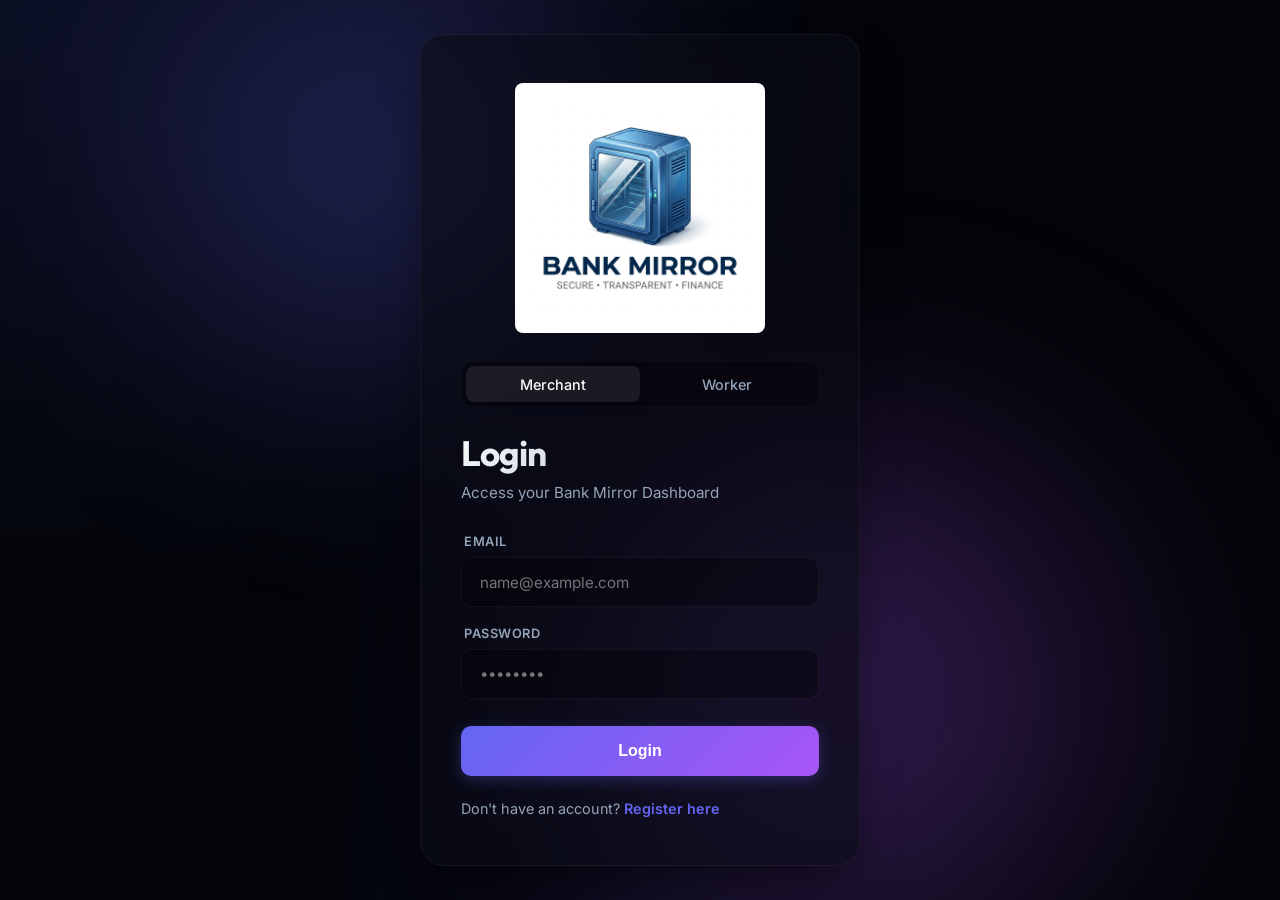
<file: www/index.html>
<!DOCTYPE html>
<html lang="en">

<head>
    <meta charset="UTF-8">
    <meta name="viewport" content="width=device-width, initial-scale=1.0">
    <meta name="google-site-verification" content="2GZ1g37cQ-zHIhlPi-VwrxfqYhiTeDn7D9DZ_bywd_c" />
    <meta name="description"
        content="Bank Mirror Hub is an advanced merchant portal for monitoring transactions, detecting fake bank alerts, and managing staff operations securely.">
    <meta name="keywords"
        content="Bank Mirror, Fake Alert Detection, Merchant Portal, Transaction Monitoring, Secure Payments">
    <meta name="robots" content="index, follow">
    <title>Bank Mirror Hub - Merchant Portal</title>
    <link rel="preconnect" href="https://fonts.googleapis.com">
    <link rel="preconnect" href="https://fonts.gstatic.com" crossorigin>
    <link
        href="https://fonts.googleapis.com/css2?family=Inter:wght@300;400;500;600&family=Outfit:wght@400;600;700&display=swap"
        rel="stylesheet">
    <link rel="stylesheet" href="style.css?v=3">
    <meta name="google-site-verification" content="2GZ1g37cQ-zHIhlPi-VwrxfqYhiTeDn7D9DZ_bywd_c" />
</head>

<body>
    <div class="background-blobs">
        <div class="blob blob-1"></div>
        <div class="blob blob-2"></div>
    </div>

    <!-- Auth Container -->
    <div id="auth-view" class="auth-container">
        <div class="auth-card">
            <div style="text-align: center; margin-bottom: 1.5rem;">
                <img src="logo.png" alt="Bank Mirror Logo" style="width: 100%; max-width: 250px; height: auto; border-radius: 8px;">
            </div>
            <div class="role-selector">
                <button type="button" class="role-btn active" id="role-merchant"
                    onclick="setRole('merchant')">Merchant</button>
                <button type="button" class="role-btn" id="role-worker" onclick="setRole('worker')">Worker</button>
            </div>

            <h2 id="auth-title">Login</h2>
            <p id="auth-subtitle">Access your Bank Mirror Dashboard</p>

            <form id="auth-form" class="auth-form" onsubmit="handleAuth(event)">
                <div class="input-group">
                    <label for="email" id="email-label">Email</label>
                    <input type="text" id="email" required placeholder="name@example.com">
                </div>

                <div class="input-group">
                    <label for="password">Password</label>
                    <input type="password" id="password" required placeholder="••••••••">
                </div>

                <div id="register-fields" class="hidden" style="display: flex; flex-direction: column; gap: 1.2rem;">
                    <div class="input-group">
                        <label for="bank_name">Bank Name</label>
                        <input type="text" id="bank_name" placeholder="e.g. OPay">
                    </div>
                    <div class="input-group">
                        <label for="bank_account">Account Number</label>
                        <input type="text" id="bank_account" placeholder="e.g. 7035141339">
                    </div>
                </div>

                <button type="submit" class="auth-btn" id="submit-btn">Login</button>
            </form>

            <div class="auth-switch" id="auth-switch-container">
                <span id="switch-text">Don't have an account?</span>
                <a onclick="toggleAuthMode()" id="switch-link">Register here</a>
            </div>
            <p id="auth-error" style="color: #ef4444; font-size: 0.85rem; margin-top: 1rem; display: none;"></p>
        </div>
    </div>

    <!-- Dashboard Container -->
    <div id="dashboard-view" class="container hidden">
        
        <!-- Top Navigation -->
        <nav class="dashboard-nav glass">
            <div class="nav-brand">
                <h2 id="dashboard-title">Merchant Dashboard</h2>
                <div class="connection-status">
                    <span class="status-dot"></span>
                    <span>Live Listener Active</span>
                </div>
            </div>
            <button onclick="logout()" class="logout-btn">Logout</button>
        </nav>

        <!-- Profile Details Banner -->
        <div class="profile-banner glass">
            <div class="profile-item">
                <span class="profile-label">Welcome</span>
                <span id="merchant-name" class="profile-value">MERCHANT</span>
            </div>
            <div class="profile-item" id="merchant-email-container">
                <span class="profile-label" id="merchant-email-label">Email</span>
                <span id="merchant-email-display" class="profile-value">--</span>
            </div>
            <div class="profile-item" id="merchant-bank-container" style="display: none;">
                <span class="profile-label" id="merchant-bank-label">Bank</span>
                <span id="display-bank" class="profile-value">--</span>
            </div>
            <div class="profile-item" id="merchant-account-container" style="display: none;">
                <span class="profile-label" id="merchant-account-label">Account Number</span>
                <span id="display-account" class="profile-value">--</span>
            </div>
            <div class="profile-item" id="merchant-inflow-email-container" style="display: none;">
                <span class="profile-label">Dedicated Forwarding Email</span>
                <span class="profile-value" style="color: var(--accent-1); font-weight: 700;"><span id="merchant-inflow-email-display">--</span></span>
            </div>
            <div class="profile-item">
                <span class="profile-label" id="merchant-id-label">Merchant ID</span>
                <span class="profile-value">#<span id="merchant-id-display">--</span></span>
            </div>
        </div>

        <!-- Dashboard Main Grid -->
        <div class="dashboard-grid">
            
            <!-- Left Panel (Controls & Stats) -->
            <div class="left-panel">
                
                <div id="sensitive-merchant-data" class="merchant-grid-wrapper">
                    
                    <!-- Alerts Remaining Card -->
                    <div class="panel-card glass balance-section">
                        <div class="card-icon-header">
                            <span class="glow-icon">💳</span>
                        </div>
                        <p class="card-subtitle">Alerts Remaining</p>
                        <h1 id="credits" class="gradient-text">--</h1>
                    </div>

                    <!-- Top Up Card -->
                    <div class="panel-card glass deposit-box">
                        <div class="card-title-row">
                            <span class="card-icon">⚡</span>
                            <h3>Top Up Alerts via Monnify</h3>
                        </div>
                        <p class="instruction-subtitle">₦1,000 for 100 Alerts (10 NGN/Alert)</p>
                        <div class="topup-input-wrapper">
                            <input type="number" id="topup-amount" placeholder="Amount (min 1000)" min="1000" max="20000">
                            <button onclick="initiateSubscription()" class="auth-btn" id="pay-btn">Pay Now</button>
                        </div>
                        <p id="topup-error" style="color: #f43f5e; font-size: 0.8rem; margin-top: 0.5rem; display: none;"></p>
                    </div>

                    <!-- Redeem Alerts with $BMIRROR Coins (Web3 Engine) -->
                    <div class="panel-card glass web3-coin-box">
                        <div class="card-title-row">
                            <span class="card-icon crypto-glow">🪙</span>
                            <div class="title-with-badge">
                                <h3>Redeem Alerts with $BMIRROR Coins</h3>
                                <span class="crypto-chip">Web3 Engine</span>
                            </div>
                        </div>

                        <!-- Live Stats -->
                        <div class="coin-stats-grid">
                            <div class="coin-stat-tile">
                                <span class="coin-stat-label">Available Coins</span>
                                <div class="coin-stat-value-row">
                                    <span id="coin-balance" class="coin-stat-num gold-text">0.00</span>
                                    <span class="token-symbol">$BMIRROR</span>
                                </div>
                            </div>
                            <div class="coin-stat-tile">
                                <span class="coin-stat-label">Current Points</span>
                                <div class="coin-stat-value-row">
                                    <span id="loyalty-points" class="coin-stat-num cyan-text">0</span>
                                    <span class="token-symbol">PTS</span>
                                </div>
                            </div>
                        </div>

                        <!-- Info Pill -->
                        <p class="crypto-hint">
                            <span class="pulse-dot"></span> Earn <strong>+10 PTS</strong> per verified alert. <strong>1,000 PTS = 10 $BMIRROR</strong>.
                        </p>

                        <!-- Action Buttons -->
                        <div class="coin-actions-wrapper">
                            <button id="buyWithCoinBtn" class="auth-btn coin-primary-btn" onclick="buyAlertsWithCoin()">
                                <span>⚡ Buy 100 Alerts (10 Coins)</span>
                            </button>
                            <button id="convertPointsBtn" class="coin-secondary-btn" onclick="convertPointsToCoins()">
                                <span>🔄 Convert 1,000 Points → 10 Coins</span>
                            </button>
                        </div>

                        <!-- Web3 Wallet Dropdown / Section -->
                        <div class="web3-wallet-accordion">
                            <div class="wallet-accordion-header" onclick="toggleWalletSection()">
                                <span>🔗 Web3 Wallet & On-Chain Tools</span>
                                <span id="wallet-accordion-arrow">▼</span>
                            </div>
                            <div id="wallet-accordion-body" class="wallet-accordion-content hidden">
                                <div class="wallet-input-group">
                                    <label for="web3-wallet-input">Polygon EVM Wallet (0x...)</label>
                                    <input type="text" id="web3-wallet-input" placeholder="0x71C...B29">
                                    <div class="wallet-btns-row">
                                        <button class="wallet-sub-btn" onclick="saveWeb3Wallet()">Save Wallet</button>
                                        <button class="wallet-sub-btn withdraw-btn" onclick="withdrawCoinsPrompt()">Withdraw to Wallet</button>
                                    </div>
                                </div>
                            </div>
                        </div>

                        <!-- Status Toast Message -->
                        <div id="coin-action-toast" class="coin-toast hidden"></div>
                    </div>

                    <!-- Security & Workers Card -->
                    <div class="panel-card glass worker-stats">
                        <div class="card-title-row">
                            <span class="card-icon">👥</span>
                            <h3>Security & Staff</h3>
                        </div>
                        <div class="worker-stat-row">
                            <p>Total Workers Registered</p>
                            <span class="worker-stat-value" id="total-workers-count">0</span>
                        </div>
                        <div class="worker-stat-row">
                            <p>Active Workers (Last 24h)</p>
                            <span class="worker-stat-value" id="active-workers-count">0</span>
                        </div>
                        <button class="add-worker-btn" onclick="openWorkerModal()">+ Add New Worker</button>
                    </div>

                </div>
            </div>

            <!-- Right Panel (Live Transactions) -->
            <div class="right-panel">
                <div class="panel-card glass transactions-section">
                    <div class="table-header-row">
                        <div class="feed-title-wrapper">
                            <span class="live-pulse"></span>
                            <h3>Live Transactions Feed</h3>
                        </div>
                    </div>
                    <div class="table-container">
                        <table id="transactions-table">
                            <thead>
                                <tr>
                                    <th>Time</th>
                                    <th>Amount</th>
                                    <th>Status / Verification Reason</th>
                                </tr>
                            </thead>
                            <tbody id="transactions-body">
                                <tr>
                                    <td colspan="3" style="text-align: center; color: var(--text-muted); padding: 2rem;">Loading live feed...</td>
                                </tr>
                            </tbody>
                        </table>
                    </div>
                </div>
            </div>

        </div>

    </div>

    <!-- Add Worker Modal -->
    <div id="worker-modal" class="modal-overlay hidden">
        <div class="modal-content">
            <h3>Add New Worker</h3>
            <div class="input-group" style="margin-bottom: 1rem;">
                <label>Worker Username</label>
                <input type="text" id="new-worker-username" placeholder="e.g. cashier_1">
            </div>
            <div class="input-group">
                <label>Worker Password</label>
                <input type="password" id="new-worker-password" placeholder="••••••••">
            </div>
            <p id="worker-modal-error" style="color: #ef4444; font-size: 0.8rem; margin-top: 0.5rem; display: none;">
            </p>
            <div class="modal-actions">
                <button class="btn-cancel" onclick="closeWorkerModal()">Cancel</button>
                <button class="auth-btn" style="margin:0; padding: 0.5rem 1rem;"
                    onclick="createWorker()">Create</button>
            </div>
        </div>
    </div>

    <script>
        // Use relative path on web/Render; fallback to live Render backend if running inside native mobile app (Capacitor/Cordova)
        const isNativeMobile = window.location.protocol === 'capacitor:' || 
                               window.location.protocol === 'file:' || 
                               (window.location.hostname === 'localhost' && window.location.port === "");
        window.API_BASE_URL = isNativeMobile ? "https://bank-mirror-backend-1.onrender.com" : "";

        let isRegisterMode = false;
        let selectedRole = 'merchant';
        let lastCreditCount = null;
        let fetchInterval = null;

        // Check if already logged in
        window.onload = () => {
            const storedId = localStorage.getItem("merchant_id");
            const role = localStorage.getItem("user_role");
            if (storedId) {
                showDashboard(storedId, role);
            }
        };

        function setRole(role) {
            selectedRole = role;
            document.getElementById('role-merchant').classList.toggle('active', role === 'merchant');
            document.getElementById('role-worker').classList.toggle('active', role === 'worker');

            // Adjust UI based on role
            if (role === 'worker') {
                isRegisterMode = false;
                document.getElementById('auth-switch-container').style.display = 'none';
                document.getElementById('email-label').innerText = 'Worker Username';
                document.getElementById('email').type = 'text';
                document.getElementById('email').placeholder = 'e.g. cashier_1';
            } else {
                document.getElementById('auth-switch-container').style.display = 'block';
                document.getElementById('email-label').innerText = 'Email';
                document.getElementById('email').type = 'email';
                document.getElementById('email').placeholder = 'name@example.com';
            }
            toggleAuthMode(true); // force login mode reset
        }

        function toggleAuthMode(forceLogin = false) {
            if (forceLogin) isRegisterMode = false;
            else isRegisterMode = !isRegisterMode;

            document.getElementById("auth-title").innerText = isRegisterMode ? "Register" : "Login";
            document.getElementById("auth-subtitle").innerText = isRegisterMode ? "Create a Bank Mirror account" : "Access your Bank Mirror Dashboard";
            document.getElementById("submit-btn").innerText = isRegisterMode ? "Create Account" : "Login";
            document.getElementById("switch-text").innerText = isRegisterMode ? "Already have an account?" : "Don't have an account?";
            document.getElementById("switch-link").innerText = isRegisterMode ? "Login here" : "Register here";

            const regFields = document.getElementById("register-fields");
            if (isRegisterMode && selectedRole === 'merchant') {
                regFields.classList.remove("hidden");
                document.getElementById("bank_name").required = true;
                document.getElementById("bank_account").required = true;
            } else {
                regFields.classList.add("hidden");
                document.getElementById("bank_name").required = false;
                document.getElementById("bank_account").required = false;
            }
        }

        async function handleAuth(e) {
            e.preventDefault();
            document.getElementById("auth-error").style.display = "none";
            const btn = document.getElementById("submit-btn");
            btn.innerText = "Processing...";

            let endpoint = "";
            let payload = {};

            if (selectedRole === 'worker') {
                endpoint = "/worker/login";
                payload = {
                    username: document.getElementById("email").value,
                    password: document.getElementById("password").value
                };
            } else {
                endpoint = isRegisterMode ? "/register" : "/login";
                payload = {
                    email: document.getElementById("email").value,
                    password: document.getElementById("password").value
                };
                if (isRegisterMode) {
                    payload.bank_name = document.getElementById("bank_name").value;
                    payload.bank_account = document.getElementById("bank_account").value;
                }
            }

            try {
                const res = await fetch(window.API_BASE_URL + endpoint, {
                    method: "POST",
                    headers: { "Content-Type": "application/json" },
                    body: JSON.stringify(payload)
                });

                const data = await res.json();

                if (data.error) {
                    throw new Error(data.error);
                } else if (data.detail) {
                    throw new Error(typeof data.detail === 'string' ? data.detail : "Validation Error");
                }

                if (data.merchant_id) {
                    localStorage.setItem("merchant_id", data.merchant_id);
                    const actualRole = data.role || "merchant";
                    localStorage.setItem("user_role", actualRole);

                    if (actualRole === 'merchant') {
                        localStorage.setItem("merchant_email", payload.email);
                        if (!isRegisterMode) {
                            localStorage.setItem("merchant_bank", data.bank_name);
                            localStorage.setItem("merchant_acc", data.bank_account);
                        } else {
                            localStorage.setItem("merchant_bank", payload.bank_name);
                            localStorage.setItem("merchant_acc", payload.bank_account);
                        }
                    } else {
                        localStorage.setItem("merchant_email", payload.username);
                    }
                    showDashboard(data.merchant_id, actualRole);
                } else {
                    throw new Error("Unexpected response from server: Login failed.");
                }
            } catch (err) {
                document.getElementById("auth-error").innerText = err.message;
                document.getElementById("auth-error").style.display = "block";
                btn.innerText = isRegisterMode ? "Create Account" : "Login";
            }
        }

        function showDashboard(merchantId, role) {
            document.getElementById("auth-view").classList.add("hidden");
            document.getElementById("dashboard-view").classList.remove("hidden");

            const nameDisplay = localStorage.getItem("merchant_email");
            if (nameDisplay) {
                document.getElementById("merchant-name").innerText = nameDisplay.split('@')[0].toUpperCase();
                const emailDisplay = document.getElementById("merchant-email-display");
                if (emailDisplay) {
                    emailDisplay.innerText = nameDisplay;
                }
            }

            if (role === 'worker') {
                document.getElementById("dashboard-title").innerText = "Worker Dashboard";
                document.getElementById("merchant-id-label").innerText = "Working for Merchant ID: #";
                document.getElementById("merchant-id-display").innerText = merchantId;
                document.getElementById("sensitive-merchant-data").style.display = "none";
                
                const bankContainer = document.getElementById("merchant-bank-container");
                const accContainer = document.getElementById("merchant-account-container");
                const inflowContainer = document.getElementById("merchant-inflow-email-container");
                if (bankContainer) bankContainer.style.display = "none";
                if (accContainer) accContainer.style.display = "none";
                if (inflowContainer) inflowContainer.style.display = "none";
                
                const emailLabel = document.getElementById("merchant-email-label");
                if (emailLabel) emailLabel.innerText = "Username: ";
            } else {
                document.getElementById("dashboard-title").innerText = "Merchant Dashboard";
                document.getElementById("merchant-id-label").innerText = "Merchant ID: #";
                document.getElementById("merchant-id-display").innerText = merchantId;
                document.getElementById("sensitive-merchant-data").style.display = "block";
                
                const bankContainer = document.getElementById("merchant-bank-container");
                const accContainer = document.getElementById("merchant-account-container");
                const inflowContainer = document.getElementById("merchant-inflow-email-container");
                const inflowDisplay = document.getElementById("merchant-inflow-email-display");
                if (bankContainer) bankContainer.style.display = "block";
                if (accContainer) accContainer.style.display = "block";
                if (inflowContainer) inflowContainer.style.display = "block";
                if (inflowDisplay) inflowDisplay.innerText = `inflow-${merchantId.toLowerCase()}@bankmirror.com.ng`;
                
                const emailLabel = document.getElementById("merchant-email-label");
                if (emailLabel) emailLabel.innerText = "Email: ";
 
                const displayBank = document.getElementById("display-bank");
                const displayAccount = document.getElementById("display-account");
                if (displayBank) displayBank.innerText = localStorage.getItem("merchant_bank") || "--";
                if (displayAccount) displayAccount.innerText = localStorage.getItem("merchant_acc") || "--";
            }

            updateDashboard();
            fetchInterval = setInterval(updateDashboard, 5000);
        }

        function logout() {
            localStorage.clear();
            clearInterval(fetchInterval);
            document.getElementById("dashboard-view").classList.add("hidden");
            document.getElementById("auth-view").classList.remove("hidden");
            document.getElementById("submit-btn").innerText = "Login";
            document.getElementById("password").value = "";
        }

        function openWorkerModal() {
            document.getElementById("worker-modal").classList.remove("hidden");
        }

        function closeWorkerModal() {
            document.getElementById("worker-modal").classList.add("hidden");
            document.getElementById("worker-modal-error").style.display = "none";
            document.getElementById("new-worker-username").value = "";
            document.getElementById("new-worker-password").value = "";
        }

        async function createWorker() {
            const mId = localStorage.getItem("merchant_id");
            const u = document.getElementById("new-worker-username").value;
            const p = document.getElementById("new-worker-password").value;

            try {
                const res = await fetch(window.API_BASE_URL + "/worker/create", {
                    method: "POST",
                    headers: { "Content-Type": "application/json" },
                    body: JSON.stringify({ merchant_id: mId, username: u, password: p })
                });
                const data = await res.json();
                if (data.error) throw new Error(data.error);
                if (data.detail) throw new Error(typeof data.detail === 'string' ? data.detail : "Validation Error");
                
                alert("Worker created successfully!");
                closeWorkerModal();
                updateDashboard();
            } catch (err) {
                document.getElementById("worker-modal-error").innerText = err.message;
                document.getElementById("worker-modal-error").style.display = "block";
            }
        }

        async function updateDashboard() {
            const merchantId = localStorage.getItem("merchant_id");
            const role = localStorage.getItem("user_role");
            if (!merchantId) return;

            try {
                if (role !== 'worker') {
                    // Fetch Credits & Web3 Balances
                    const creditResponse = await fetch(window.API_BASE_URL + "/api/merchant/" + merchantId);
                    const creditData = await creditResponse.json();

                    if (creditData && creditData.credits !== undefined) {
                        const currentCredits = creditData.alerts_remaining !== undefined ? creditData.alerts_remaining : creditData.credits;
                        const creditsElement = document.getElementById('credits');
                        if (creditsElement) creditsElement.innerText = currentCredits;

                        // Update Web3 Coin & Points metrics
                        const coinBalanceEl = document.getElementById('coin-balance');
                        if (coinBalanceEl && creditData.coin_balance !== undefined) {
                            coinBalanceEl.innerText = parseFloat(creditData.coin_balance).toFixed(2);
                        }

                        const loyaltyPointsEl = document.getElementById('loyalty-points');
                        if (loyaltyPointsEl && creditData.loyalty_points !== undefined) {
                            loyaltyPointsEl.innerText = parseInt(creditData.loyalty_points).toLocaleString();
                        }

                        // Prefill saved Web3 wallet address if input is empty
                        const walletInput = document.getElementById('web3-wallet-input');
                        if (walletInput && !walletInput.value && creditData.web3_wallet_address) {
                            walletInput.value = creditData.web3_wallet_address;
                        }

                        // Toggle Convert Points Button state
                        const convertBtn = document.getElementById('convertPointsBtn');
                        if (convertBtn) {
                            const pts = parseInt(creditData.loyalty_points || 0);
                            if (pts < 1000) {
                                convertBtn.disabled = true;
                                convertBtn.title = "Requires at least 1,000 points to swap for 10 coins";
                            } else {
                                convertBtn.disabled = false;
                                convertBtn.title = "Swap 1,000 points for 10 $BMIRROR coins";
                            }
                        }

                        // Toggle Buy with Coin Button hint/state
                        const buyBtn = document.getElementById('buyWithCoinBtn');
                        if (buyBtn) {
                            const coins = parseFloat(creditData.coin_balance || 0);
                            if (coins < 10) {
                                buyBtn.title = "Requires at least 10 $BMIRROR coins (Current: " + coins.toFixed(2) + ")";
                            } else {
                                buyBtn.title = "Redeem 10 coins for 100 alerts";
                            }
                        }

                        if (lastCreditCount !== null && currentCredits < lastCreditCount) {
                            if (typeof Notification !== "undefined" && Notification.permission === "granted") {
                                new Notification("Bank Mirror Alert", { body: `Alert processed! Remaining: ${currentCredits}` });
                            }
                        }
                        lastCreditCount = currentCredits;
                    }

                    // Fetch Worker Stats
                    const workerRes = await fetch(window.API_BASE_URL + "/merchant/workers/" + merchantId);
                    const workerData = await workerRes.json();
                    if (workerData) {
                        if (workerData.active !== undefined) document.getElementById('active-workers-count').innerText = workerData.active;
                        if (workerData.total !== undefined) {
                            const totalEl = document.getElementById('total-workers-count');
                            if (totalEl) totalEl.innerText = workerData.total;
                        }
                    }
                }

                // Fetch Transactions History (Both Merchant & Worker)
                const dashboardResponse = await fetch(window.API_BASE_URL + "/merchant/dashboard/" + merchantId);
                const dashboardData = await dashboardResponse.json();
                const tbody = document.getElementById('transactions-body');

                if (dashboardData && dashboardData.history) {
                    tbody.innerHTML = '';

                    if (dashboardData.history.length === 0) {
                        tbody.innerHTML = '<tr><td colspan="3" style="text-align: center; color: var(--text-muted);">No transactions yet</td></tr>';
                    } else {
                        dashboardData.history.forEach(tx => {
                            const dateObj = new Date(tx.timestamp);
                            const timeString = dateObj.toLocaleTimeString([], { hour: '2-digit', minute: '2-digit' });
                            const amount = parseFloat(tx.amount).toLocaleString('en-US', { style: 'currency', currency: 'NGN' });

                            let statusBadge = '<span class="status-badge verified"><span class="badge-dot"></span>Verified</span>';
                            let amountColor = '#34d399';
                            if (tx.is_suspicious) {
                                statusBadge = `<span class="status-badge fake" title="${tx.suspicious_reason}"><span class="badge-dot"></span>Fake Alert</span>`;
                                amountColor = '#fb7185';
                            }

                            tbody.innerHTML += `
                                <tr>
                                    <td>${timeString}</td>
                                    <td style="color: ${amountColor}; font-weight: 600;">${amount}</td>
                                    <td>${statusBadge}</td>
                                </tr>
                            `;
                        });
                    }
                } else if (dashboardData && dashboardData.message) {
                    tbody.innerHTML = '<tr><td colspan="3" style="text-align: center; color: var(--text-muted);">No transactions yet</td></tr>';
                }
            } catch (err) {
                console.error("Dashboard Update Error:", err);
                const tbody = document.getElementById('transactions-body');
                if (tbody && (tbody.innerHTML === '' || tbody.innerHTML.includes('Loading...'))) {
                    tbody.innerHTML = `<tr><td colspan="3" style="text-align: center; color: #ef4444; font-size: 0.8rem;">Connection Error. Check network or clear cache.</td></tr>`;
                }
            }
        }

        async function initiateSubscription() {
            const amount = document.getElementById("topup-amount").value;
            const errorEl = document.getElementById("topup-error");
            const btn = document.getElementById("pay-btn");
            errorEl.style.display = "none";

            if (!amount || amount < 1000 || amount > 20000) {
                errorEl.innerText = "Amount must be between 1,000 and 20,000 NGN";
                errorEl.style.display = "block";
                return;
            }

            const merchantId = localStorage.getItem("merchant_id");
            const email = localStorage.getItem("merchant_email") || "merchant@example.com";

            btn.innerText = "Wait...";
            btn.disabled = true;

            try {
                // In production, point to your backend URL (e.g. https://your-backend.onrender.com/subscribe/initiate)
                const res = await fetch(`${window.API_BASE_URL}/subscribe/initiate?amount=${amount}&email=${email}&name=Merchant&merchant_id=${merchantId}`, {
                    method: "POST"
                });

                const data = await res.json();
                if (data.requestSuccessful && data.responseBody && data.responseBody.checkoutUrl) {
                    window.location.href = data.responseBody.checkoutUrl;
                } else {
                    throw new Error(data.detail || data.responseMessage || "Failed to initialize payment");
                }
            } catch (err) {
                errorEl.innerText = err.message;
                errorEl.style.display = "block";
                btn.innerText = "Pay Now";
                btn.disabled = false;
            }
        }

        // ==========================================
        // WEB3 & $BMIRROR COIN EVENT LISTENERS
        // ==========================================

        async function buyAlertsWithCoin() {
            const merchantId = localStorage.getItem("merchant_id");
            if (!merchantId) return;

            const btn = document.getElementById("buyWithCoinBtn");
            const originalText = btn.innerHTML;
            btn.disabled = true;
            btn.innerHTML = `<span class="spinner"></span> Processing...`;
            showCoinToast("Purchasing 100 alerts with 10 $BMIRROR coins...", "info");

            try {
                const res = await fetch(window.API_BASE_URL + "/api/buy-alerts-with-coin", {
                    method: "POST",
                    headers: { "Content-Type": "application/json" },
                    body: JSON.stringify({
                        merchant_id: merchantId,
                        package_id: "tier_100",
                        alerts_count: 100,
                        coin_cost: 10.0
                    })
                });

                const data = await res.json();
                if (!res.ok) {
                    throw new Error(data.detail || data.error || "Purchase failed.");
                }

                showCoinToast(`✅ ${data.message || "Successfully purchased 100 alerts!"}`, "success");
                updateDashboard();
            } catch (err) {
                showCoinToast(`❌ ${err.message}`, "error");
            } finally {
                btn.disabled = false;
                btn.innerHTML = originalText;
            }
        }

        async function convertPointsToCoins() {
            const merchantId = localStorage.getItem("merchant_id");
            if (!merchantId) return;

            const btn = document.getElementById("convertPointsBtn");
            const originalText = btn.innerHTML;
            btn.disabled = true;
            btn.innerHTML = `<span class="spinner"></span> Converting...`;

            try {
                const res = await fetch(window.API_BASE_URL + "/api/convert-points", {
                    method: "POST",
                    headers: { "Content-Type": "application/json" },
                    body: JSON.stringify({
                        merchant_id: merchantId,
                        points: 1000
                    })
                });

                const data = await res.json();
                if (!res.ok) {
                    throw new Error(data.detail || data.error || "Conversion failed.");
                }

                showCoinToast(`🎉 ${data.message || "Converted 1,000 points into +10 $BMIRROR!"}`, "success");
                updateDashboard();
            } catch (err) {
                showCoinToast(`❌ ${err.message}`, "error");
            } finally {
                btn.disabled = false;
                btn.innerHTML = originalText;
            }
        }

        function toggleWalletSection() {
            const body = document.getElementById("wallet-accordion-body");
            const arrow = document.getElementById("wallet-accordion-arrow");
            const isHidden = body.classList.contains("hidden");
            if (isHidden) {
                body.classList.remove("hidden");
                arrow.innerText = "▲";
            } else {
                body.classList.add("hidden");
                arrow.innerText = "▼";
            }
        }

        async function saveWeb3Wallet() {
            const merchantId = localStorage.getItem("merchant_id");
            const walletAddress = document.getElementById("web3-wallet-input").value.trim();
            if (!walletAddress) {
                showCoinToast("Please enter a valid Polygon/EVM wallet address (0x...)", "error");
                return;
            }

            try {
                const res = await fetch(window.API_BASE_URL + "/api/link-wallet", {
                    method: "POST",
                    headers: { "Content-Type": "application/json" },
                    body: JSON.stringify({
                        merchant_id: merchantId,
                        wallet_address: walletAddress
                    })
                });
                const data = await res.json();
                if (!res.ok) throw new Error(data.detail || "Failed to link wallet");
                showCoinToast("✅ Web3 wallet address linked successfully!", "success");
                updateDashboard();
            } catch (err) {
                showCoinToast(`❌ ${err.message}`, "error");
            }
        }

        async function withdrawCoinsPrompt() {
            const merchantId = localStorage.getItem("merchant_id");
            const walletAddress = document.getElementById("web3-wallet-input").value.trim();
            if (!walletAddress) {
                showCoinToast("Please enter or save your external Polygon wallet address first.", "error");
                return;
            }

            const amountStr = prompt("Enter amount of $BMIRROR coins to withdraw to on-chain wallet:", "10");
            if (!amountStr) return;
            const amount = parseFloat(amountStr);
            if (isNaN(amount) || amount <= 0) {
                showCoinToast("Invalid withdrawal amount.", "error");
                return;
            }

            showCoinToast("Initiating Web3 on-chain withdrawal...", "info");
            try {
                const res = await fetch(window.API_BASE_URL + "/api/withdraw-coins-to-wallet", {
                    method: "POST",
                    headers: { "Content-Type": "application/json" },
                    body: JSON.stringify({
                        merchant_id: merchantId,
                        wallet_address: walletAddress,
                        amount: amount
                    })
                });
                const data = await res.json();
                if (!res.ok) throw new Error(data.detail || "Withdrawal failed");
                const shortHash = data.tx_details && data.tx_details.tx_hash ? data.tx_details.tx_hash.substring(0, 12) + "..." : "";
                showCoinToast(`🚀 ${data.message} ${shortHash ? "Tx: " + shortHash : ""}`, "success");
                updateDashboard();
            } catch (err) {
                showCoinToast(`❌ ${err.message}`, "error");
            }
        }

        function showCoinToast(msg, type = "info") {
            const toast = document.getElementById("coin-action-toast");
            if (!toast) return;
            toast.innerText = msg;
            toast.className = `coin-toast ${type}`;
            toast.classList.remove("hidden");
            clearTimeout(window.coinToastTimeout);
            window.coinToastTimeout = setTimeout(() => {
                toast.classList.add("hidden");
            }, 6000);
        }
    </script>
</body>

</html>
</file>
<file: www/style.css>
@import url('https://fonts.googleapis.com/css2?family=Inter:wght@300;400;500;600;700&family=Outfit:wght@400;500;600;700;800&display=swap');

:root {
    --bg-dark: #030408;
    --bg-gradient: radial-gradient(at 0% 0%, #0c1024 0px, transparent 50%), 
                   radial-gradient(at 50% 100%, #060814 0px, transparent 50%), 
                   #030408;
    --card-bg: rgba(13, 17, 28, 0.45);
    --card-hover: rgba(17, 23, 38, 0.6);
    --card-border: rgba(255, 255, 255, 0.05);
    --card-border-glow: rgba(99, 102, 241, 0.15);
    --text-main: #f8fafc;
    --text-muted: #94a3b8;
    --accent-1: #6366f1; /* Indigo 500 */
    --accent-2: #a855f7; /* Purple 500 */
    --accent-glow: rgba(99, 102, 241, 0.3);
    --success: #10b981; /* Emerald 500 */
    --success-glow: rgba(16, 185, 129, 0.25);
    --danger: #f43f5e; /* Rose 500 */
    --danger-glow: rgba(244, 63, 94, 0.25);
    --warning: #f59e0b; /* Amber 500 */
    --transition-smooth: all 0.3s cubic-bezier(0.4, 0, 0.2, 1);
}

* {
    box-sizing: border-box;
    margin: 0;
    padding: 0;
}

body {
    background: var(--bg-gradient);
    color: var(--text-main);
    font-family: 'Inter', sans-serif;
    min-height: 100vh;
    overflow-x: hidden;
    position: relative;
    display: flex;
    flex-direction: column;
}

/* Custom Scrollbar */
::-webkit-scrollbar {
    width: 6px;
    height: 6px;
}
::-webkit-scrollbar-track {
    background: rgba(0, 0, 0, 0.2);
}
::-webkit-scrollbar-thumb {
    background: rgba(255, 255, 255, 0.1);
    border-radius: 10px;
}
::-webkit-scrollbar-thumb:hover {
    background: rgba(255, 255, 255, 0.25);
}

/* Background Animated Blobs */
.background-blobs {
    position: fixed;
    width: 100vw;
    height: 100vh;
    z-index: -1;
    overflow: hidden;
    top: 0;
    left: 0;
    pointer-events: none;
}

.blob {
    position: absolute;
    border-radius: 50%;
    filter: blur(120px);
    opacity: 0.35;
    animation: float 20s infinite ease-in-out alternate;
}

.blob-1 {
    top: -10%;
    left: 10%;
    width: 500px;
    height: 500px;
    background: radial-gradient(circle, var(--accent-1), transparent);
}

.blob-2 {
    bottom: -10%;
    right: 10%;
    width: 600px;
    height: 600px;
    background: radial-gradient(circle, var(--accent-2), transparent);
    animation-delay: -8s;
}

@keyframes float {
    0% { transform: translate(0, 0) scale(1); }
    50% { transform: translate(40px, -60px) scale(1.1); }
    100% { transform: translate(-20px, 40px) scale(0.95); }
}

/* Container & Card Base */
.container {
    width: 100%;
    max-width: 1200px;
    margin: 0 auto;
    padding: 1.5rem;
    z-index: 1;
    display: flex;
    flex-direction: column;
    gap: 1.5rem;
}

.glass {
    background: var(--card-bg);
    backdrop-filter: blur(20px);
    -webkit-backdrop-filter: blur(20px);
    border: 1px solid var(--card-border);
    border-radius: 20px;
    box-shadow: 0 10px 30px -10px rgba(0, 0, 0, 0.5);
    transition: var(--transition-smooth);
}

/* Authentication UI */
.auth-container {
    display: flex;
    justify-content: center;
    align-items: center;
    min-height: 100vh;
    width: 100%;
    padding: 1.5rem;
    z-index: 1;
}

.auth-card {
    background: rgba(10, 12, 22, 0.6);
    backdrop-filter: blur(20px);
    -webkit-backdrop-filter: blur(20px);
    border: 1px solid var(--card-border);
    padding: 3rem 2.5rem;
    border-radius: 24px;
    width: 100%;
    max-width: 440px;
    box-shadow: 0 20px 50px -15px rgba(0, 0, 0, 0.7);
    transition: var(--transition-smooth);
}

.auth-card:hover {
    border-color: var(--card-border-glow);
    box-shadow: 0 25px 60px -20px rgba(0, 0, 0, 0.8), 0 0 30px rgba(99, 102, 241, 0.1);
}

.auth-card h2 {
    font-family: 'Outfit', sans-serif;
    font-size: 2.2rem;
    font-weight: 700;
    margin-bottom: 0.5rem;
    letter-spacing: -1px;
    background: linear-gradient(135deg, var(--text-main), var(--text-muted));
    -webkit-background-clip: text;
    -webkit-text-fill-color: transparent;
}

.auth-card p {
    color: var(--text-muted);
    font-size: 0.95rem;
    margin-bottom: 2rem;
}

.auth-form {
    display: flex;
    flex-direction: column;
    gap: 1.2rem;
}

.role-selector {
    display: flex;
    background: rgba(0, 0, 0, 0.3);
    padding: 4px;
    border-radius: 12px;
    margin-bottom: 1.5rem;
    border: 1px solid rgba(255, 255, 255, 0.03);
}

.role-btn {
    flex: 1;
    background: transparent;
    border: none;
    color: var(--text-muted);
    padding: 0.6rem;
    border-radius: 8px;
    cursor: pointer;
    font-size: 0.9rem;
    font-weight: 500;
    font-family: 'Inter', sans-serif;
    transition: var(--transition-smooth);
}

.role-btn.active {
    background: rgba(255, 255, 255, 0.08);
    color: var(--text-main);
    box-shadow: 0 4px 12px rgba(0, 0, 0, 0.2);
}

.input-group {
    display: flex;
    flex-direction: column;
    text-align: left;
    gap: 0.5rem;
}

.input-group label {
    font-size: 0.8rem;
    font-weight: 600;
    color: var(--text-muted);
    text-transform: uppercase;
    letter-spacing: 0.5px;
    margin-left: 0.2rem;
}

.input-group input {
    background: rgba(0, 0, 0, 0.3);
    border: 1px solid var(--card-border);
    padding: 0.9rem 1.1rem;
    border-radius: 10px;
    color: var(--text-main);
    font-family: 'Inter', sans-serif;
    font-size: 0.95rem;
    outline: none;
    transition: var(--transition-smooth);
}

.input-group input:focus {
    border-color: var(--accent-1);
    box-shadow: 0 0 0 3px rgba(99, 102, 241, 0.25);
    background: rgba(0, 0, 0, 0.4);
}

.auth-btn {
    background: linear-gradient(135deg, var(--accent-1), var(--accent-2));
    color: white;
    border: none;
    padding: 1rem;
    border-radius: 10px;
    font-weight: 600;
    font-size: 1rem;
    cursor: pointer;
    transition: var(--transition-smooth);
    box-shadow: 0 4px 15px var(--accent-glow);
    margin-top: 0.5rem;
}

.auth-btn:hover {
    transform: translateY(-2px);
    box-shadow: 0 8px 25px rgba(99, 102, 241, 0.5);
}

.auth-btn:active {
    transform: translateY(0);
}

.auth-switch {
    margin-top: 1.5rem;
    font-size: 0.9rem;
    color: var(--text-muted);
}

.auth-switch a {
    color: var(--accent-1);
    text-decoration: none;
    font-weight: 600;
    cursor: pointer;
    transition: var(--transition-smooth);
}

.auth-switch a:hover {
    color: var(--accent-2);
    text-decoration: underline;
}

/* Dashboard Top Navigation */
.dashboard-nav {
    display: flex;
    justify-content: space-between;
    align-items: center;
    padding: 1rem 1.5rem;
    border-radius: 16px;
    background: rgba(13, 17, 28, 0.6);
    border: 1px solid var(--card-border);
}

.nav-brand {
    display: flex;
    align-items: center;
    gap: 0.75rem;
}

.nav-brand h2 {
    font-family: 'Outfit', sans-serif;
    font-size: 1.3rem;
    font-weight: 700;
    letter-spacing: -0.5px;
    background: linear-gradient(135deg, white, var(--text-muted));
    -webkit-background-clip: text;
    -webkit-text-fill-color: transparent;
}

.connection-status {
    display: flex;
    align-items: center;
    gap: 0.5rem;
    font-size: 0.75rem;
    font-weight: 600;
    color: var(--success);
    background: rgba(16, 185, 129, 0.1);
    padding: 4px 10px;
    border-radius: 50px;
    border: 1px solid rgba(16, 185, 129, 0.2);
}

.status-dot {
    width: 6px;
    height: 6px;
    background-color: var(--success);
    border-radius: 50%;
    animation: statusPulse 1.5s infinite;
}

@keyframes statusPulse {
    0% { transform: scale(0.9); opacity: 0.5; }
    50% { transform: scale(1.2); opacity: 1; }
    100% { transform: scale(0.9); opacity: 0.5; }
}

.logout-btn {
    background: rgba(244, 63, 94, 0.1);
    color: var(--danger);
    border: 1px solid rgba(244, 63, 94, 0.2);
    padding: 0.5rem 1rem;
    border-radius: 8px;
    font-size: 0.85rem;
    font-weight: 600;
    cursor: pointer;
    transition: var(--transition-smooth);
}

.logout-btn:hover {
    background: rgba(244, 63, 94, 0.2);
    border-color: var(--danger);
}

/* Merchant Profile Banner */
.profile-banner {
    display: grid;
    grid-template-columns: repeat(auto-fit, minmax(220px, 1fr));
    gap: 1.2rem;
    padding: 1.5rem;
    border-radius: 16px;
    background: rgba(10, 12, 22, 0.3);
    border: 1px solid var(--card-border);
}

.profile-item {
    display: flex;
    flex-direction: column;
    gap: 0.25rem;
}

.profile-label {
    font-size: 0.75rem;
    font-weight: 600;
    color: var(--text-muted);
    text-transform: uppercase;
    letter-spacing: 0.5px;
}

.profile-value {
    font-size: 1rem;
    font-weight: 600;
    color: var(--text-main);
}

/* Grid Layout */
.dashboard-grid {
    display: grid;
    grid-template-columns: 1fr;
    gap: 1.5rem;
}

@media (min-gradient: 900px), (min-width: 900px) {
    .dashboard-grid {
        grid-template-columns: 350px 1fr;
    }
}

.left-panel {
    display: flex;
    flex-direction: column;
    gap: 1.5rem;
}

.right-panel {
    display: flex;
    flex-direction: column;
}

/* Cards Design */
.panel-card {
    padding: 2rem;
    border-radius: 20px;
    border: 1px solid var(--card-border);
    transition: var(--transition-smooth);
    background: var(--card-bg);
}

.panel-card:hover {
    border-color: var(--card-border-glow);
    transform: translateY(-3px);
    box-shadow: 0 20px 40px rgba(0, 0, 0, 0.4), 0 0 20px rgba(99, 102, 241, 0.05);
}

/* Header inside Cards */
.card-title-row {
    display: flex;
    align-items: center;
    gap: 0.75rem;
    border-bottom: 1px solid rgba(255, 255, 255, 0.05);
    padding-bottom: 0.85rem;
    margin-bottom: 1.5rem;
}

.card-title-row h3 {
    font-family: 'Outfit', sans-serif;
    font-size: 1.15rem;
    font-weight: 600;
    letter-spacing: -0.2px;
    margin: 0;
    color: var(--text-main);
}

.card-icon {
    font-size: 1.3rem;
    filter: drop-shadow(0 0 8px rgba(99, 102, 241, 0.35));
}

/* Left panel grid wrapper */
.merchant-grid-wrapper {
    display: flex;
    flex-direction: column;
    gap: 1.5rem;
    width: 100%;
}

/* Alerts remaining widget */
.balance-section {
    text-align: center;
    background: radial-gradient(circle at top right, rgba(99, 102, 241, 0.15), transparent 70%), 
                radial-gradient(circle at bottom left, rgba(168, 85, 247, 0.1), transparent 70%),
                rgba(13, 17, 28, 0.45);
    border: 1px solid rgba(99, 102, 241, 0.25) !important;
    position: relative;
    overflow: hidden;
    padding: 2.2rem 1.5rem;
}

.card-icon-header {
    display: flex;
    justify-content: center;
    align-items: center;
    width: 54px;
    height: 54px;
    background: rgba(99, 102, 241, 0.1);
    border: 1px solid rgba(99, 102, 241, 0.2);
    border-radius: 14px;
    margin: 0 auto 1rem auto;
    font-size: 1.6rem;
    box-shadow: 0 0 15px rgba(99, 102, 241, 0.15);
}

.card-subtitle {
    font-family: 'Outfit', sans-serif;
    font-weight: 700;
    letter-spacing: 0.08em;
    text-transform: uppercase;
    color: var(--text-muted);
    font-size: 0.75rem;
    margin-bottom: 0.5rem;
}

.balance-section h1 {
    font-family: 'Outfit', sans-serif;
    font-size: 5rem;
    font-weight: 800;
    line-height: 1;
    text-shadow: 0 0 35px rgba(99, 102, 241, 0.35);
}

.gradient-text {
    background: linear-gradient(135deg, #818cf8, #c084fc);
    -webkit-background-clip: text;
    -webkit-text-fill-color: transparent;
    background-clip: text;
}

/* Deposit widget */
.deposit-box {
    display: flex;
    flex-direction: column;
    gap: 0.75rem;
}

.deposit-box .instruction-subtitle {
    font-size: 0.8rem;
    color: var(--text-muted);
    margin-bottom: 0.25rem;
}

.topup-input-wrapper {
    display: flex;
    gap: 0.5rem;
    margin-top: 0.25rem;
}

.topup-input-wrapper input {
    flex: 1;
    background: rgba(0, 0, 0, 0.35);
    border: 1px solid rgba(255, 255, 255, 0.08);
    padding: 0.85rem 1rem;
    border-radius: 10px;
    color: var(--text-main);
    font-family: 'Inter', sans-serif;
    outline: none;
    font-size: 0.95rem;
    transition: var(--transition-smooth);
}

.topup-input-wrapper input:focus {
    border-color: var(--accent-1);
    box-shadow: 0 0 0 3px rgba(99, 102, 241, 0.25);
    background: rgba(0, 0, 0, 0.45);
}

.topup-input-wrapper button {
    margin: 0;
    padding: 0 1.5rem;
    border-radius: 10px;
    font-size: 0.95rem;
}

/* Security & staff widget */
.worker-stats {
    display: flex;
    flex-direction: column;
    gap: 1.2rem;
}

.worker-stat-row {
    display: flex;
    justify-content: space-between;
    align-items: center;
    background: rgba(0, 0, 0, 0.25);
    padding: 0.9rem 1.2rem;
    border-radius: 12px;
    border: 1px solid rgba(255, 255, 255, 0.03);
    transition: var(--transition-smooth);
}

.worker-stat-row:hover {
    background: rgba(255, 255, 255, 0.015);
    border-color: rgba(255, 255, 255, 0.06);
}

.worker-stat-row p {
    font-size: 0.85rem;
    color: var(--text-muted);
    font-weight: 500;
}

.worker-stat-value {
    font-family: 'Outfit', sans-serif;
    font-size: 1.4rem;
    font-weight: 700;
    color: var(--accent-1);
}

.worker-stat-row:last-of-type .worker-stat-value {
    color: var(--success);
    text-shadow: 0 0 10px rgba(16, 185, 129, 0.3);
}

.add-worker-btn {
    background: rgba(255, 255, 255, 0.02);
    border: 1px solid rgba(255, 255, 255, 0.08);
    color: var(--text-main);
    padding: 0.85rem;
    border-radius: 10px;
    cursor: pointer;
    font-size: 0.9rem;
    font-weight: 600;
    transition: var(--transition-smooth);
    width: 100%;
    margin-top: 0.25rem;
}

.add-worker-btn:hover {
    background: rgba(99, 102, 241, 0.1);
    border-color: var(--accent-1);
    color: var(--text-main);
}

/* Transactions Table */
.transactions-section {
    display: flex;
    flex-direction: column;
    height: 100%;
}

.table-header-row {
    display: flex;
    justify-content: space-between;
    align-items: center;
    margin-bottom: 1.5rem;
    border-bottom: 1px solid rgba(255, 255, 255, 0.05);
    padding-bottom: 0.85rem;
}

.feed-title-wrapper {
    display: flex;
    align-items: center;
    gap: 0.75rem;
}

.feed-title-wrapper h3 {
    font-family: 'Outfit', sans-serif;
    font-size: 1.15rem;
    font-weight: 600;
    letter-spacing: -0.2px;
    margin: 0;
}

.live-pulse {
    width: 8px;
    height: 8px;
    background-color: var(--success);
    border-radius: 50%;
    box-shadow: 0 0 10px var(--success);
    animation: statusPulse 1.6s infinite;
}

.table-container {
    background: rgba(10, 15, 30, 0.25);
    border-radius: 16px;
    border: 1px solid rgba(255, 255, 255, 0.04);
    overflow: hidden;
}

#transactions-table {
    width: 100%;
    border-collapse: collapse;
    font-family: 'Inter', sans-serif;
}

#transactions-table th {
    text-align: left;
    padding: 1.1rem 1.4rem;
    color: var(--text-muted);
    font-weight: 700;
    font-size: 0.75rem;
    text-transform: uppercase;
    letter-spacing: 0.06em;
    border-bottom: 1px solid rgba(255, 255, 255, 0.06);
    background: rgba(0, 0, 0, 0.2);
}

#transactions-table td {
    padding: 1.1rem 1.4rem;
    border-bottom: 1px solid rgba(255, 255, 255, 0.03);
    vertical-align: middle;
    font-size: 0.9rem;
    color: var(--text-main);
}

#transactions-table tr:hover td {
    background: rgba(255, 255, 255, 0.02);
}

#transactions-table tr:last-child td {
    border-bottom: none;
}

/* Badges for transaction statuses */
.status-badge {
    display: inline-flex;
    align-items: center;
    gap: 0.45rem;
    padding: 5px 12px;
    border-radius: 50px;
    font-size: 0.75rem;
    font-weight: 600;
    font-family: 'Inter', sans-serif;
    border: 1px solid transparent;
}

.status-badge.verified {
    background-color: rgba(16, 185, 129, 0.1);
    color: #34d399;
    border-color: rgba(16, 185, 129, 0.2);
}

.status-badge.fake {
    background-color: rgba(244, 63, 94, 0.1);
    color: #fb7185;
    border-color: rgba(244, 63, 94, 0.2);
    cursor: help;
}

.badge-dot {
    width: 6px;
    height: 6px;
    border-radius: 50%;
}

.status-badge.verified .badge-dot { background-color: var(--success); }
.status-badge.fake .badge-dot { background-color: var(--danger); }

/* Modal UI */
.modal-overlay {
    position: fixed;
    top: 0;
    left: 0;
    width: 100%;
    height: 100%;
    background: rgba(3, 4, 8, 0.85);
    backdrop-filter: blur(10px);
    display: flex;
    justify-content: center;
    align-items: center;
    z-index: 1000;
}

.modal-content {
    background: #0d111c;
    border: 1px solid rgba(255, 255, 255, 0.08);
    padding: 2.2rem;
    border-radius: 24px;
    width: 90%;
    max-width: 420px;
    box-shadow: 0 25px 50px -12px rgba(0, 0, 0, 0.6);
    animation: modalEnter 0.35s cubic-bezier(0.34, 1.56, 0.64, 1);
}

@keyframes modalEnter {
    from { transform: scale(0.9) translateY(10px); opacity: 0; }
    to { transform: scale(1) translateY(0); opacity: 1; }
}

.modal-content h3 {
    font-family: 'Outfit', sans-serif;
    font-size: 1.35rem;
    font-weight: 700;
    margin-bottom: 1.5rem;
    letter-spacing: -0.5px;
    color: var(--text-main);
}

.modal-actions {
    display: flex;
    justify-content: flex-end;
    gap: 1rem;
    margin-top: 1.75rem;
}

.btn-cancel {
    background: transparent;
    color: var(--text-muted);
    border: none;
    cursor: pointer;
    font-size: 0.95rem;
    font-weight: 600;
    padding: 0.5rem 1.2rem;
    transition: var(--transition-smooth);
}

.btn-cancel:hover {
    color: var(--text-main);
}

.hidden {
    display: none !important;
}

/* ==========================================
   WEB3 & $BMIRROR COIN CARD AESTHETICS
   ========================================== */

.web3-coin-box {
    background: radial-gradient(circle at 100% 0%, rgba(245, 158, 11, 0.12), transparent 50%),
                radial-gradient(circle at 0% 100%, rgba(99, 102, 241, 0.15), transparent 50%),
                rgba(13, 17, 28, 0.55);
    border: 1px solid rgba(245, 158, 11, 0.25) !important;
    position: relative;
    overflow: hidden;
}

.web3-coin-box:hover {
    border-color: rgba(245, 158, 11, 0.45) !important;
    box-shadow: 0 20px 45px rgba(0, 0, 0, 0.5), 0 0 25px rgba(245, 158, 11, 0.15);
}

.crypto-glow {
    filter: drop-shadow(0 0 10px rgba(245, 158, 11, 0.6));
    animation: coinPulse 3s infinite ease-in-out;
}

@keyframes coinPulse {
    0%, 100% { transform: scale(1); filter: drop-shadow(0 0 8px rgba(245, 158, 11, 0.5)); }
    50% { transform: scale(1.08); filter: drop-shadow(0 0 16px rgba(245, 158, 11, 0.8)); }
}

.title-with-badge {
    display: flex;
    align-items: center;
    gap: 0.6rem;
    flex-wrap: wrap;
}

.crypto-chip {
    font-family: 'Outfit', sans-serif;
    font-size: 0.65rem;
    font-weight: 700;
    text-transform: uppercase;
    letter-spacing: 0.8px;
    padding: 0.2rem 0.55rem;
    border-radius: 999px;
    background: rgba(168, 85, 247, 0.15);
    color: #c084fc;
    border: 1px solid rgba(168, 85, 247, 0.35);
    box-shadow: 0 0 10px rgba(168, 85, 247, 0.2);
}

.coin-stats-grid {
    display: grid;
    grid-template-columns: 1fr 1fr;
    gap: 1rem;
    margin-bottom: 1rem;
}

.coin-stat-tile {
    background: rgba(5, 7, 15, 0.5);
    border: 1px solid rgba(255, 255, 255, 0.06);
    border-radius: 14px;
    padding: 1rem 1.1rem;
    transition: var(--transition-smooth);
}

.coin-stat-tile:hover {
    background: rgba(8, 12, 24, 0.7);
    border-color: rgba(255, 255, 255, 0.12);
    transform: translateY(-2px);
}

.coin-stat-label {
    display: block;
    font-size: 0.72rem;
    font-weight: 600;
    color: var(--text-muted);
    text-transform: uppercase;
    letter-spacing: 0.5px;
    margin-bottom: 0.35rem;
}

.coin-stat-value-row {
    display: flex;
    align-items: baseline;
    gap: 0.4rem;
}

.coin-stat-num {
    font-family: 'Outfit', sans-serif;
    font-size: 1.65rem;
    font-weight: 800;
    line-height: 1.1;
}

.gold-text {
    background: linear-gradient(135deg, #fcd34d, #f59e0b);
    -webkit-background-clip: text;
    -webkit-text-fill-color: transparent;
    text-shadow: 0 0 20px rgba(245, 158, 11, 0.25);
}

.cyan-text {
    background: linear-gradient(135deg, #38bdf8, #818cf8);
    -webkit-background-clip: text;
    -webkit-text-fill-color: transparent;
    text-shadow: 0 0 20px rgba(56, 189, 248, 0.25);
}

.token-symbol {
    font-size: 0.75rem;
    font-weight: 700;
    color: var(--text-muted);
}

.crypto-hint {
    font-size: 0.8rem;
    color: var(--text-muted);
    margin-bottom: 1.25rem;
    line-height: 1.4;
    display: flex;
    align-items: center;
    gap: 0.4rem;
}

.crypto-hint strong {
    color: var(--text-main);
}

.pulse-dot {
    display: inline-block;
    width: 7px;
    height: 7px;
    border-radius: 50%;
    background: #10b981;
    box-shadow: 0 0 8px #10b981;
    animation: pulseDot 2s infinite ease-in-out;
}

@keyframes pulseDot {
    0%, 100% { opacity: 0.6; transform: scale(0.9); }
    50% { opacity: 1; transform: scale(1.2); }
}

.coin-actions-wrapper {
    display: flex;
    flex-direction: column;
    gap: 0.75rem;
}

.coin-primary-btn {
    background: linear-gradient(135deg, #f59e0b, #d97706);
    color: #111827;
    font-weight: 700;
    box-shadow: 0 4px 15px rgba(245, 158, 11, 0.35);
    border: none;
    display: flex;
    align-items: center;
    justify-content: center;
    gap: 0.5rem;
}

.coin-primary-btn:hover {
    box-shadow: 0 8px 25px rgba(245, 158, 11, 0.55);
    transform: translateY(-2px);
    filter: brightness(1.08);
}

.coin-secondary-btn {
    background: rgba(99, 102, 241, 0.12);
    color: #c7d2fe;
    border: 1px solid rgba(99, 102, 241, 0.3);
    padding: 0.85rem;
    border-radius: 10px;
    font-weight: 600;
    font-size: 0.95rem;
    cursor: pointer;
    transition: var(--transition-smooth);
    display: flex;
    align-items: center;
    justify-content: center;
    gap: 0.5rem;
}

.coin-secondary-btn:hover {
    background: rgba(99, 102, 241, 0.25);
    border-color: rgba(99, 102, 241, 0.5);
    color: #ffffff;
    transform: translateY(-1px);
}

.coin-secondary-btn:disabled, .coin-primary-btn:disabled {
    opacity: 0.5;
    cursor: not-allowed;
    transform: none !important;
    filter: grayscale(0.5);
}

/* Web3 Wallet Accordion */
.web3-wallet-accordion {
    margin-top: 1.2rem;
    border-top: 1px solid rgba(255, 255, 255, 0.06);
    padding-top: 0.9rem;
}

.wallet-accordion-header {
    display: flex;
    justify-content: space-between;
    align-items: center;
    font-size: 0.82rem;
    font-weight: 600;
    color: var(--text-muted);
    cursor: pointer;
    padding: 0.3rem 0;
    transition: var(--transition-smooth);
}

.wallet-accordion-header:hover {
    color: var(--text-main);
}

.wallet-accordion-content {
    margin-top: 0.8rem;
    animation: accordionDown 0.25s ease-out;
}

@keyframes accordionDown {
    from { opacity: 0; transform: translateY(-6px); }
    to { opacity: 1; transform: translateY(0); }
}

.wallet-input-group {
    display: flex;
    flex-direction: column;
    gap: 0.5rem;
}

.wallet-input-group label {
    font-size: 0.72rem;
    font-weight: 600;
    color: var(--text-muted);
    text-transform: uppercase;
}

.wallet-input-group input {
    background: rgba(0, 0, 0, 0.35);
    border: 1px solid var(--card-border);
    padding: 0.65rem 0.9rem;
    border-radius: 8px;
    color: var(--text-main);
    font-family: monospace;
    font-size: 0.85rem;
    outline: none;
    transition: var(--transition-smooth);
}

.wallet-input-group input:focus {
    border-color: #f59e0b;
    box-shadow: 0 0 0 2px rgba(245, 158, 11, 0.2);
}

.wallet-btns-row {
    display: flex;
    gap: 0.5rem;
    margin-top: 0.3rem;
}

.wallet-sub-btn {
    flex: 1;
    background: rgba(255, 255, 255, 0.06);
    color: var(--text-main);
    border: 1px solid var(--card-border);
    padding: 0.55rem 0.8rem;
    border-radius: 8px;
    font-size: 0.8rem;
    font-weight: 600;
    cursor: pointer;
    transition: var(--transition-smooth);
}

.wallet-sub-btn:hover {
    background: rgba(255, 255, 255, 0.12);
    border-color: rgba(255, 255, 255, 0.2);
}

.wallet-sub-btn.withdraw-btn {
    background: rgba(245, 158, 11, 0.12);
    border-color: rgba(245, 158, 11, 0.3);
    color: #fbbf24;
}

.wallet-sub-btn.withdraw-btn:hover {
    background: rgba(245, 158, 11, 0.22);
    border-color: rgba(245, 158, 11, 0.5);
}

/* Toast Message */
.coin-toast {
    margin-top: 1rem;
    padding: 0.75rem 1rem;
    border-radius: 10px;
    font-size: 0.85rem;
    line-height: 1.4;
    transition: var(--transition-smooth);
    animation: toastIn 0.3s ease-out;
}

@keyframes toastIn {
    from { opacity: 0; transform: translateY(6px); }
    to { opacity: 1; transform: translateY(0); }
}

.coin-toast.info {
    background: rgba(99, 102, 241, 0.15);
    border: 1px solid rgba(99, 102, 241, 0.3);
    color: #a5b4fc;
}

.coin-toast.success {
    background: rgba(16, 185, 129, 0.15);
    border: 1px solid rgba(16, 185, 129, 0.3);
    color: #6ee7b7;
}

.coin-toast.error {
    background: rgba(244, 63, 94, 0.15);
    border: 1px solid rgba(244, 63, 94, 0.3);
    color: #fda4af;
}

/* Micro Spinner */
.spinner {
    display: inline-block;
    width: 14px;
    height: 14px;
    border: 2px solid rgba(255, 255, 255, 0.3);
    border-radius: 50%;
    border-top-color: #ffffff;
    animation: spin 0.8s linear infinite;
    vertical-align: middle;
    margin-right: 4px;
}

@keyframes spin {
    to { transform: rotate(360deg); }
}
</file>
